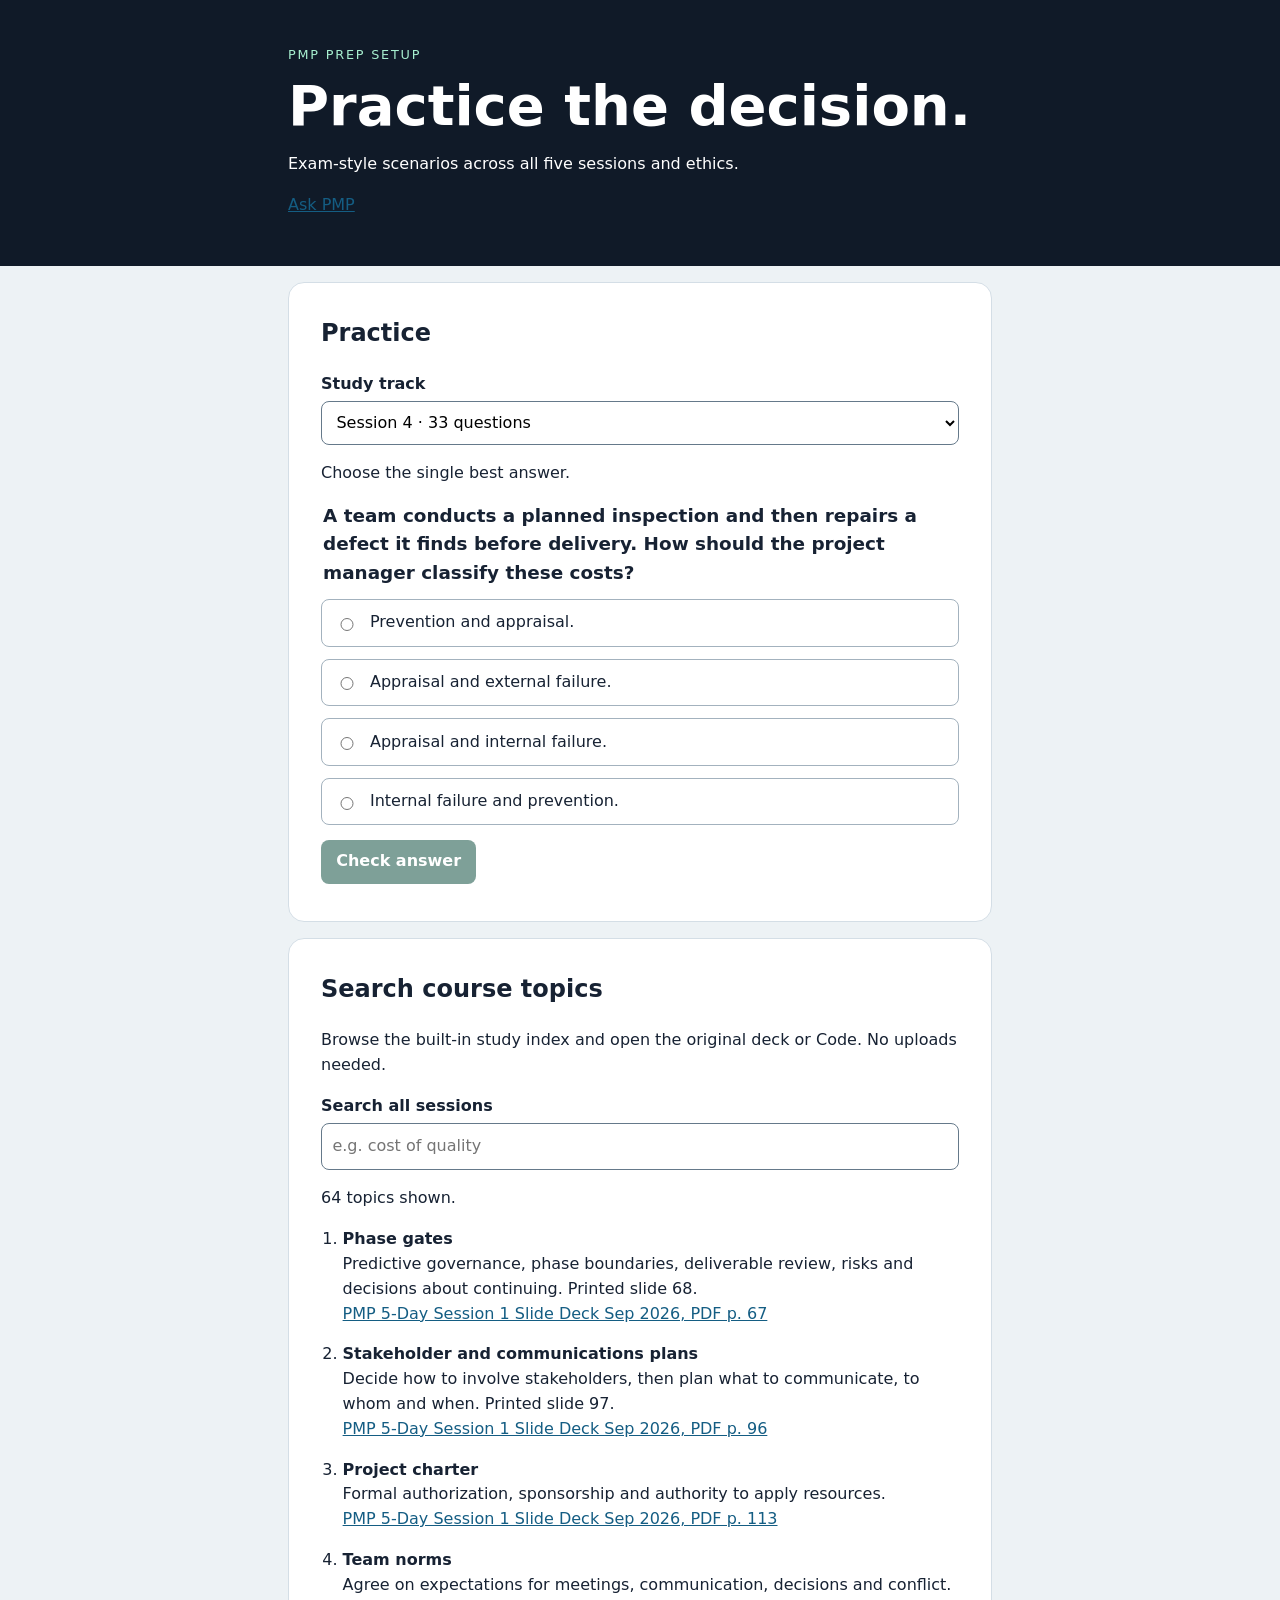
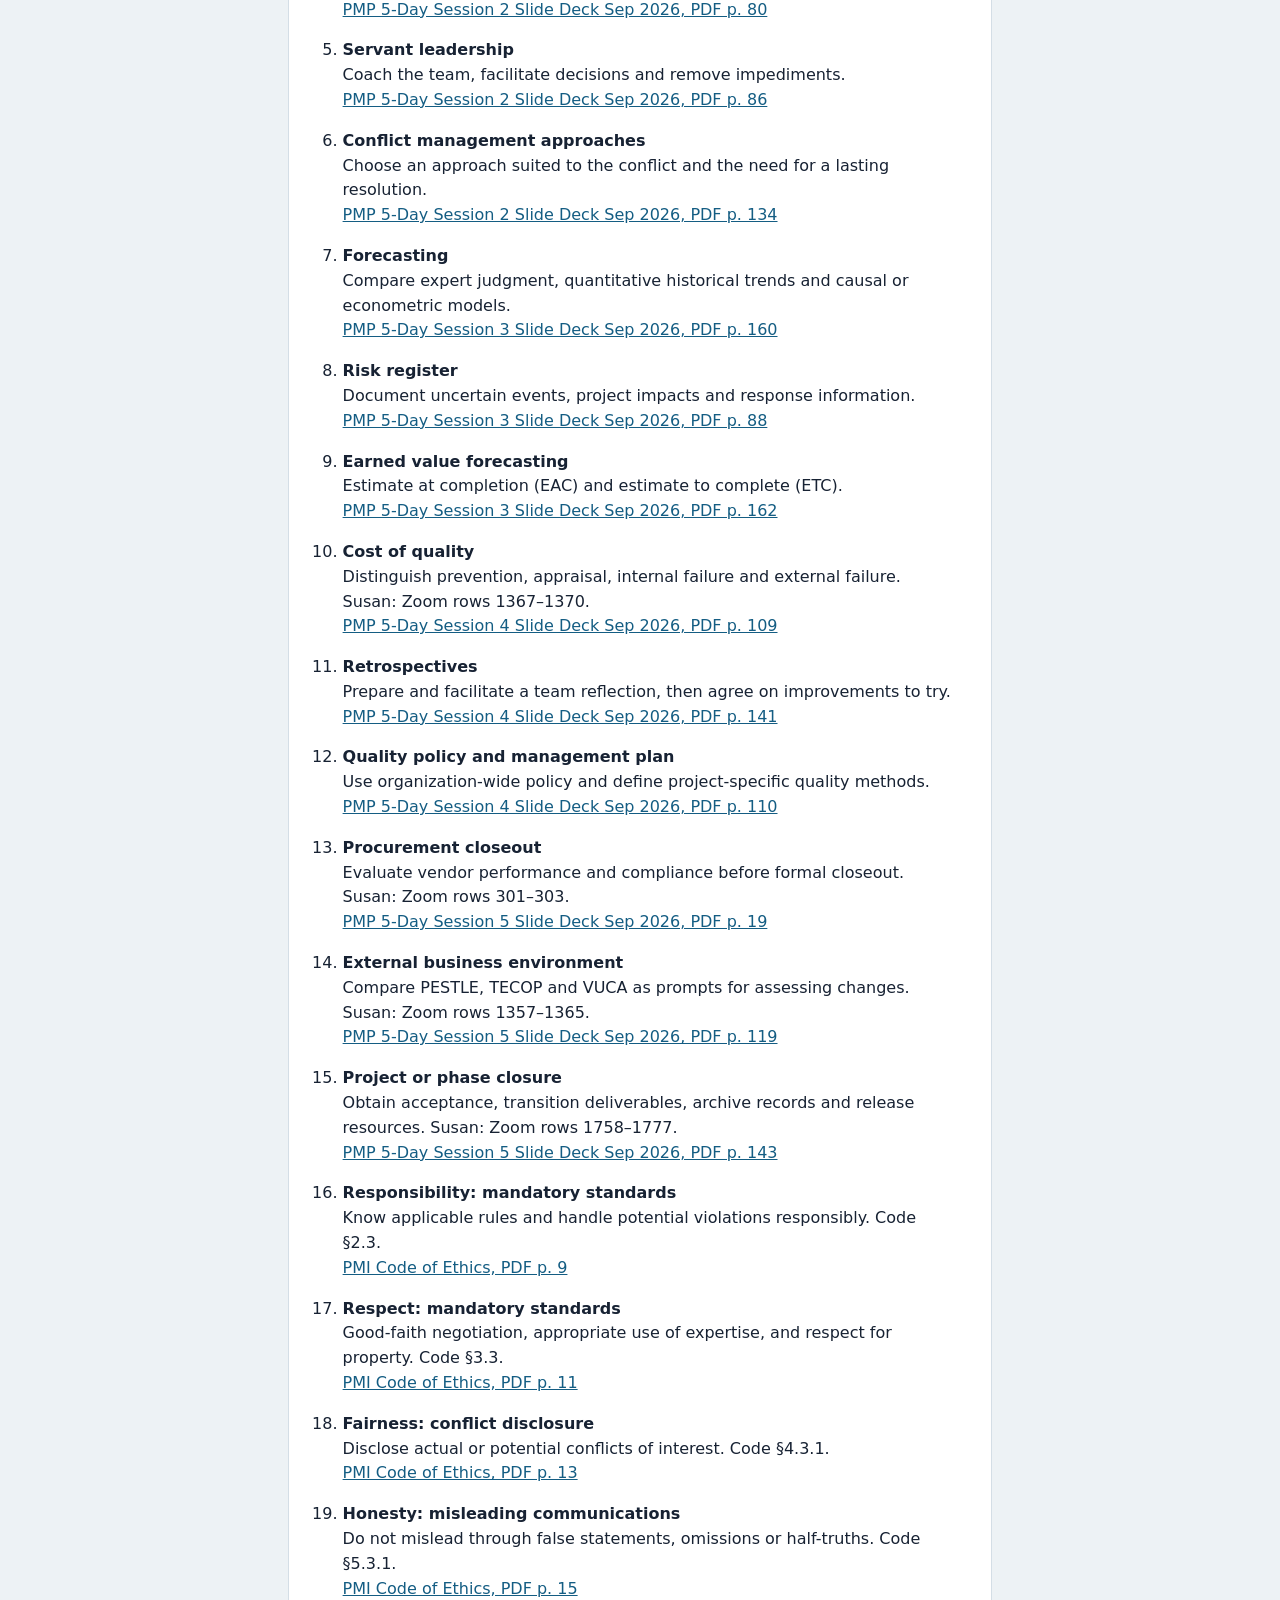
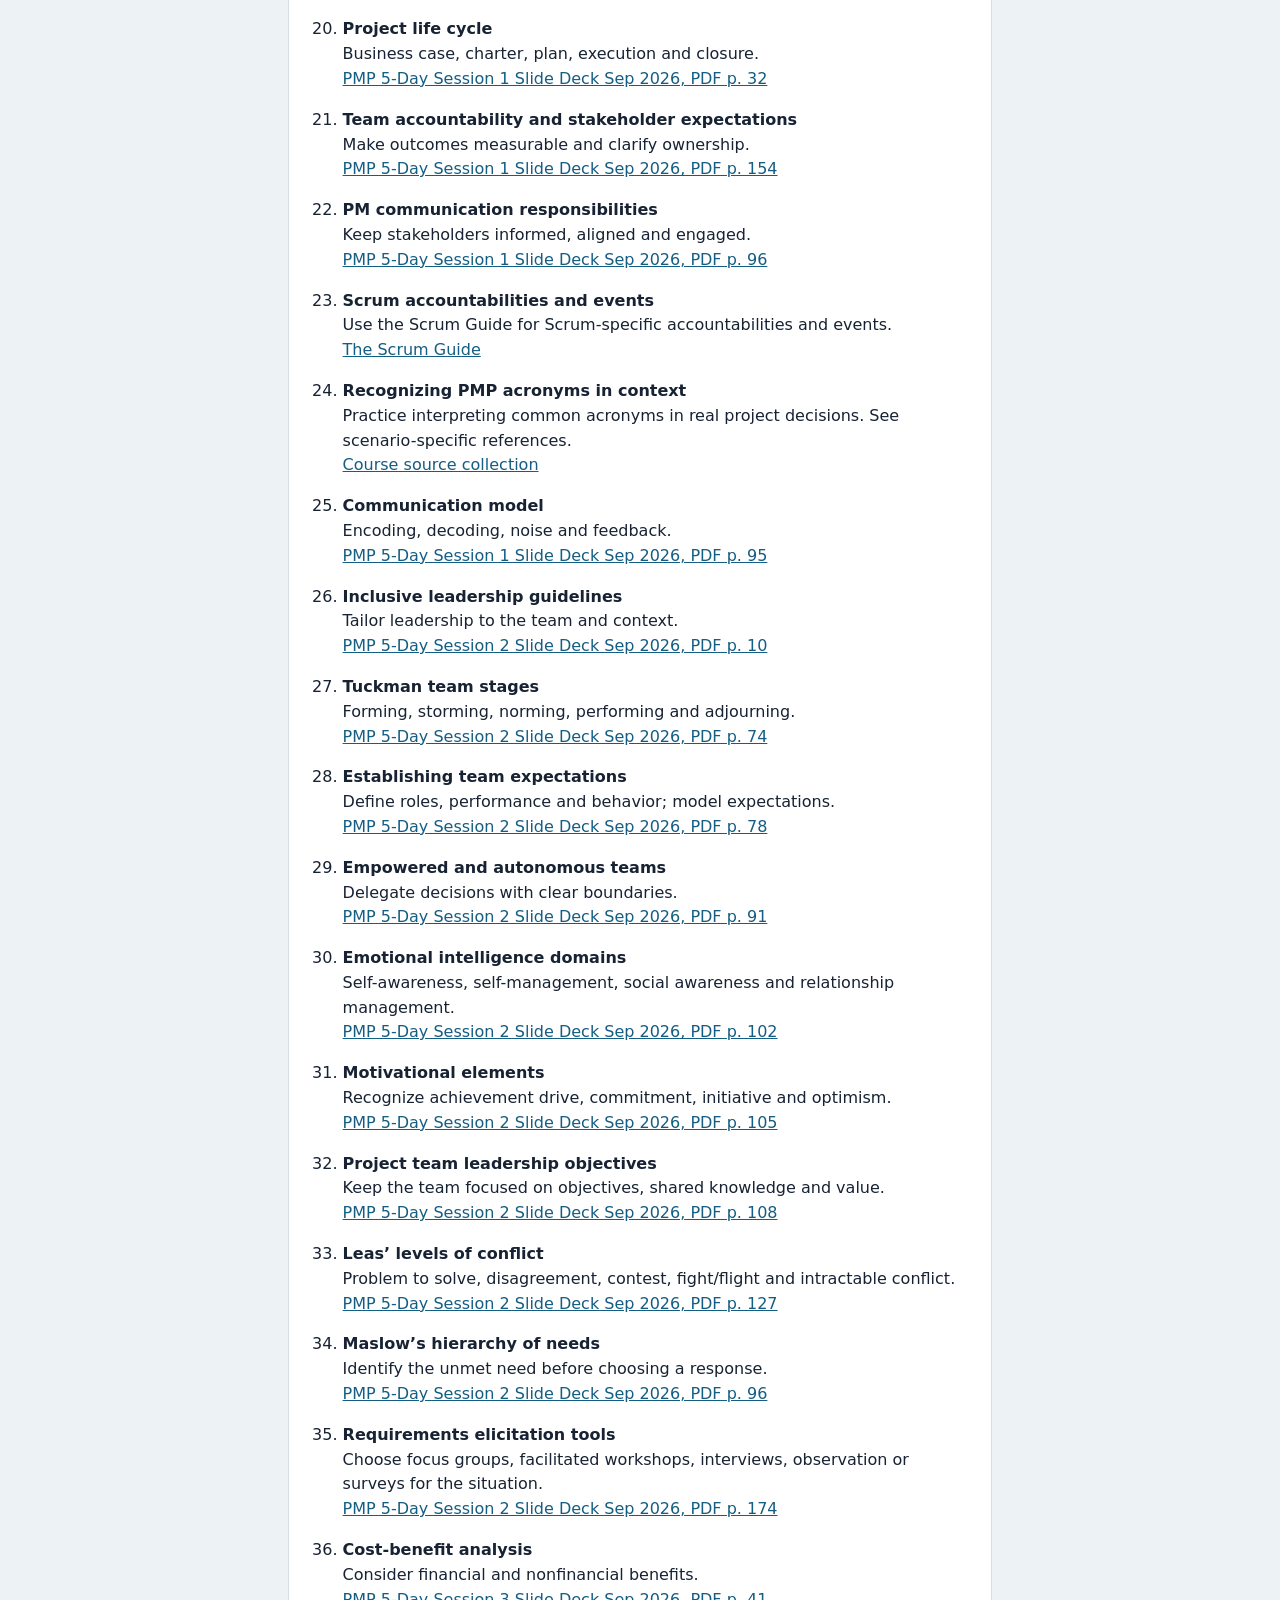
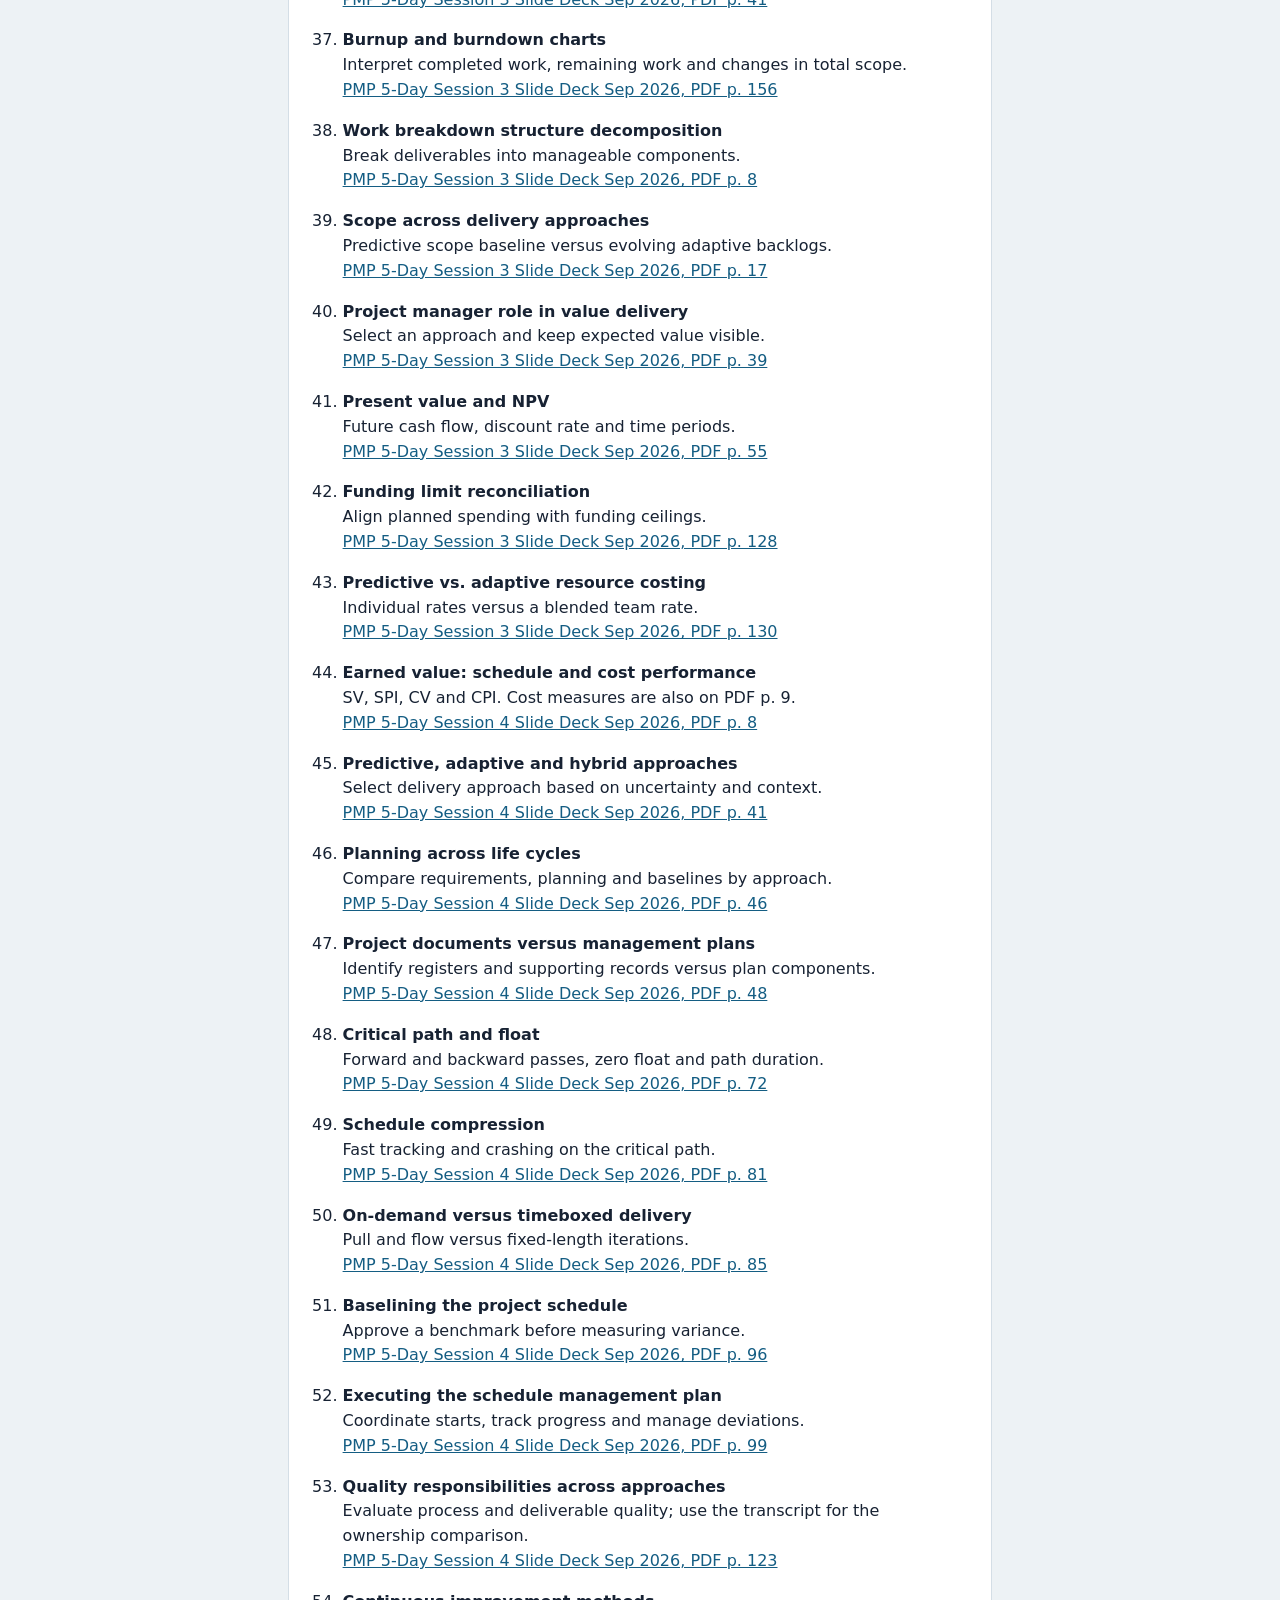
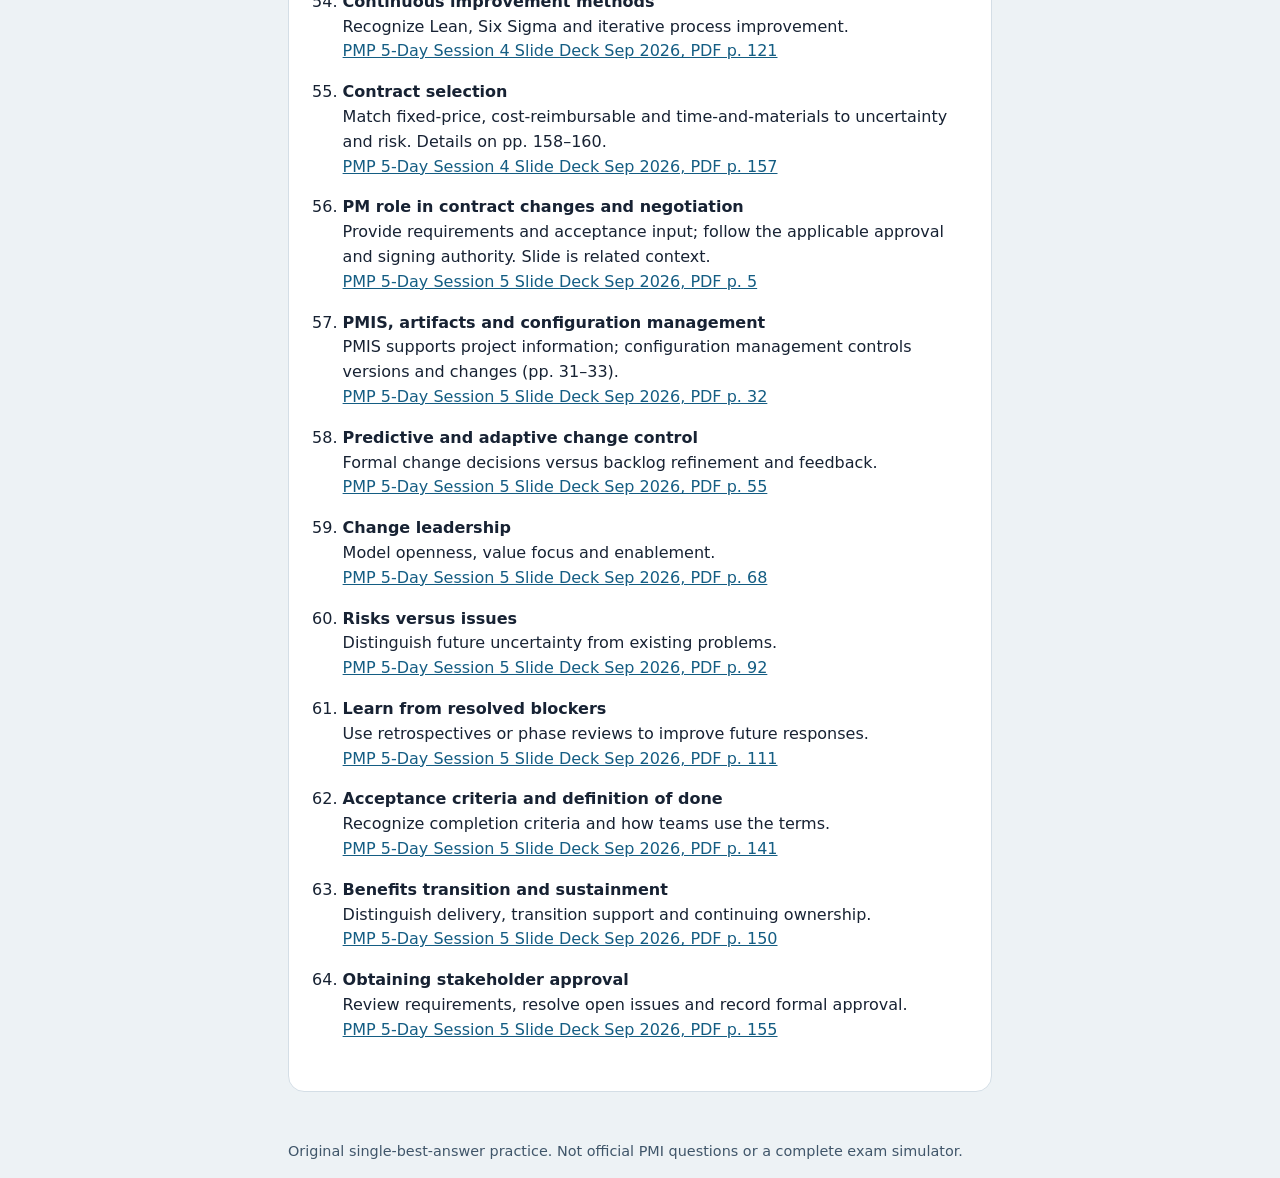
<file: index.html>
<!doctype html>
<html lang="en"><head><meta charset="utf-8"><meta name="viewport" content="width=device-width,initial-scale=1"><meta name="theme-color" content="#101a28"><title>PMP Prep Setup</title><link rel="icon" href="icon.svg"><link rel="manifest" href="manifest.webmanifest"><link rel="stylesheet" href="style.css"></head>
<body><header><p class="tag">PMP PREP SETUP</p><h1>Practice the decision.</h1><p>Exam-style scenarios across all five sessions and ethics.</p><p><a href="ask.html">Ask PMP</a></p></header>
<main><section aria-labelledby="practice"><h2 id="practice">Practice</h2><label for="track">Study track</label><select id="track"></select>
<p id="progress" role="status"></p><form id="practice-form"><fieldset id="question"><legend id="prompt" tabindex="-1"></legend><div id="choices"></div></fieldset><button id="submit" disabled>Check answer</button></form>
<div id="feedback" hidden><h3 id="verdict" tabindex="-1"></h3><p id="rubric"></p><p id="citation"></p><button id="next" type="button">Next question</button></div><button id="restart" type="button" hidden>Practice this track again</button></section>
<section aria-labelledby="search"><h2 id="search">Search course topics</h2><p>Browse the built-in study index and open the original deck or Code. No uploads needed.</p><label for="query">Search all sessions</label><input id="query" type="search" placeholder="e.g. cost of quality"><p id="search-status" role="status"></p><ol id="results"></ol></section></main>
<footer>Original single-best-answer practice. Not official PMI questions or a complete exam simulator.</footer><script type="module" src="app.mjs"></script></body></html>
</file>
<file: style.css>
.choice{display:flex;align-items:center;gap:.65rem;padding:.65rem;border:1px solid #a3b2be;border-radius:.5rem;font-weight:500;cursor:pointer}.choice input{width:1.2rem;min-height:auto;flex:none}.choice:has(input:checked){outline:2px solid #155344;background:#edf9f4}fieldset{min-width:0;margin:0;padding:0;border:0}legend{font-size:1.15rem;font-weight:700}a{color:#145d83} :root{font:1rem/1.55 system-ui,sans-serif;color:#172233;background:#edf2f5;color-scheme:light}*{box-sizing:border-box}body{margin:0}header{background:#101a28;color:#fff;padding:2rem max(1rem,calc((100% - 44rem)/2))}h1{font-size:clamp(2rem,8vw,3.5rem);line-height:1.05;margin:.3rem 0}.tag{font-size:.8rem;letter-spacing:.14em;color:#a7efcf}main,footer{max-width:46rem;margin:auto;padding:1rem}section{background:white;border-radius:1rem;padding:clamp(1rem,4vw,2rem);margin-bottom:1rem;border:1px solid #d4dee6}h2{margin-top:0}label{display:block;font-weight:650;margin:.75rem 0 .25rem}textarea,input,select{width:100%;min-height:44px;padding:.65rem;font:inherit;border:1px solid #65798a;border-radius:.5rem;background:white}textarea{resize:vertical}button{min-height:44px;margin:.65rem .4rem .35rem 0;padding:.6rem .95rem;background:#155344;color:white;font:inherit;font-weight:700;border:0;border-radius:.5rem;cursor:pointer}button:disabled{opacity:.55;cursor:default}:focus-visible{outline:3px solid #176b98;outline-offset:3px}#citation{font-size:.9rem;color:#40566a}#results{padding-left:1.35rem}li{margin-bottom:1rem;overflow-wrap:anywhere}footer{color:#40566a;font-size:.9rem}
</file>
